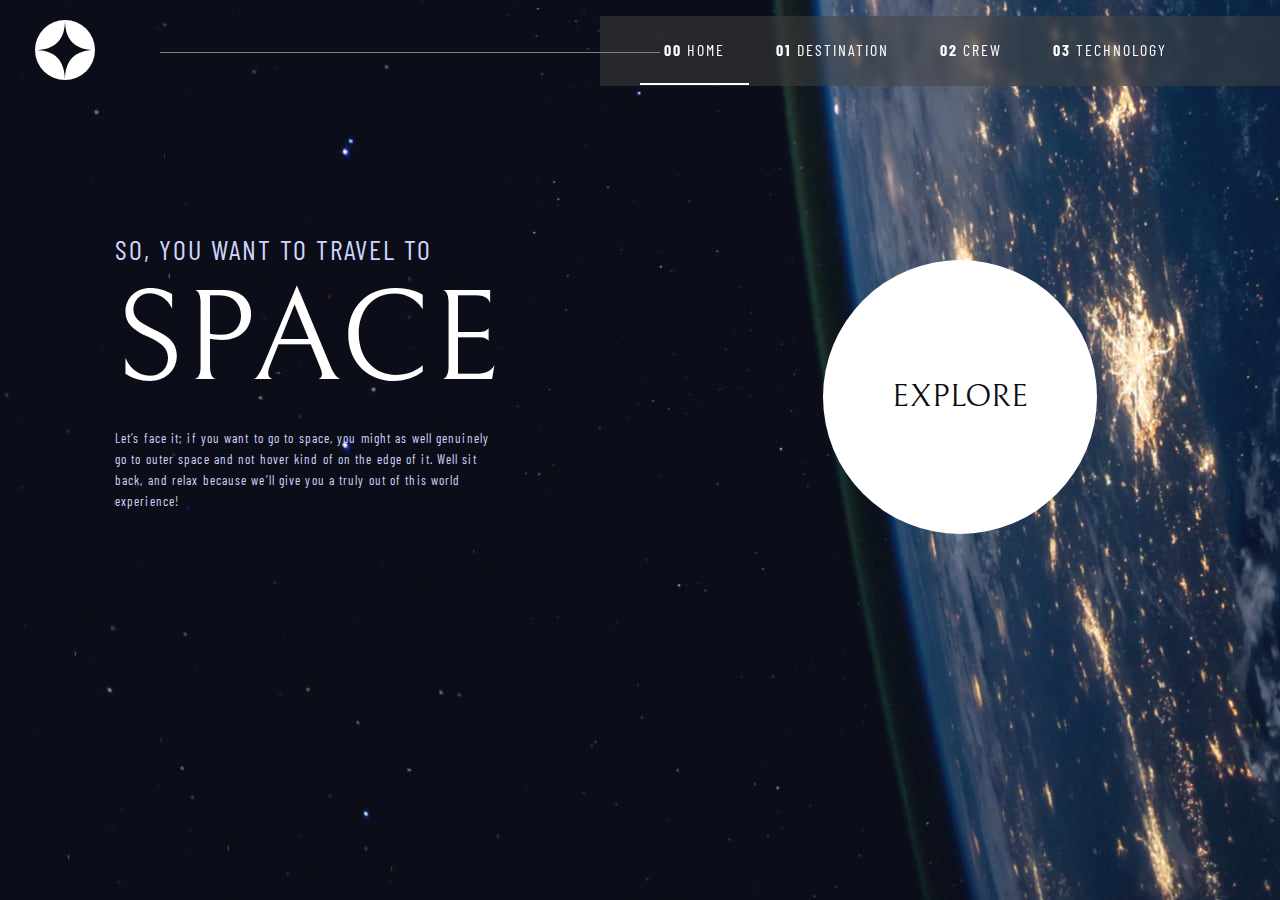
<file: starter-code/index.html>
<!DOCTYPE html>
<html lang="en">

<head>
  <meta charset="UTF-8">
  <meta name="viewport" content="width=device-width, initial-scale=1.0">
  <link rel="stylesheet" href="css/styles.css">
  <link rel="stylesheet" href="css/responsive-home.css">
  <link rel="stylesheet" href="css/responsive-technology.css">
  <link rel="icon" type="image/png" sizes="32x32" href="./assets/favicon-32x32.png">
  <title>Frontend Mentor | Space tourism website</title>
</head>

<body id="body-home">

  <nav id="menu">
    <div class="logo"><img src="assets/shared/logo.svg"></div>

    <div class="line"></div>

    <ul>
      <li class="menu_home"><a href="index.html"><b>00</b> Home</a></li>
      <li class="menu_destination"><a href="destination.html"><b>01</b> Destination</a></li>
      <li class="menu_crew"><a href="crew.html"><b>02</b> Crew</a></li>
      <li class="menu_technology"><a href="technology.html"><b>03</b> Technology</a></li>
    </ul>

    <div class="menu-button">
      <button type="button" id="buttonMenu"><img src="assets/shared/icon-hamburger.svg"></button>
    </div>

  </nav>

  <section id="content-home">

    <article class="article">
      <span class="span-home">So, you want to travel to</span>
      <h2 class="title">Space</h2>
      <p class="description">
        Let’s face it; if you want to go to space, you might as well genuinely go to
        outer space and not hover kind of on the edge of it. Well sit back, and relax
        because we’ll give you a truly out of this world experience!
      </p>
    </article>

    <div class="explore">
      <div class="hover-explore">
        <div class="text-explore">Explore</div>
      </div>
    </div>

  </section>

  <!-- MODAL MENU [responsive=475px]-->
  <div id="pre-modal">
    <div class="modal">
      <div class="button-group">
        <ul>
          <li class="menu_home"><a href="index.html"><b>00</b> Home</a></li>
          <li class="menu_destination"><a href="destination.html"><b>01</b> Destination</a></li>
          <li class="menu_crew"><a href="crew.html"><b>02</b> Crew</a></li>
          <li class="menu_technology"><a href="technology.html"><b>03</b> Technology</a></li>
        </ul>
      </div>
    </div>
  </div>
  <!-- MODAL MENU [responsive=475px]-->

  <script type="text/javascript" src="js/main.js"></script>

</body>

</html>
</file>
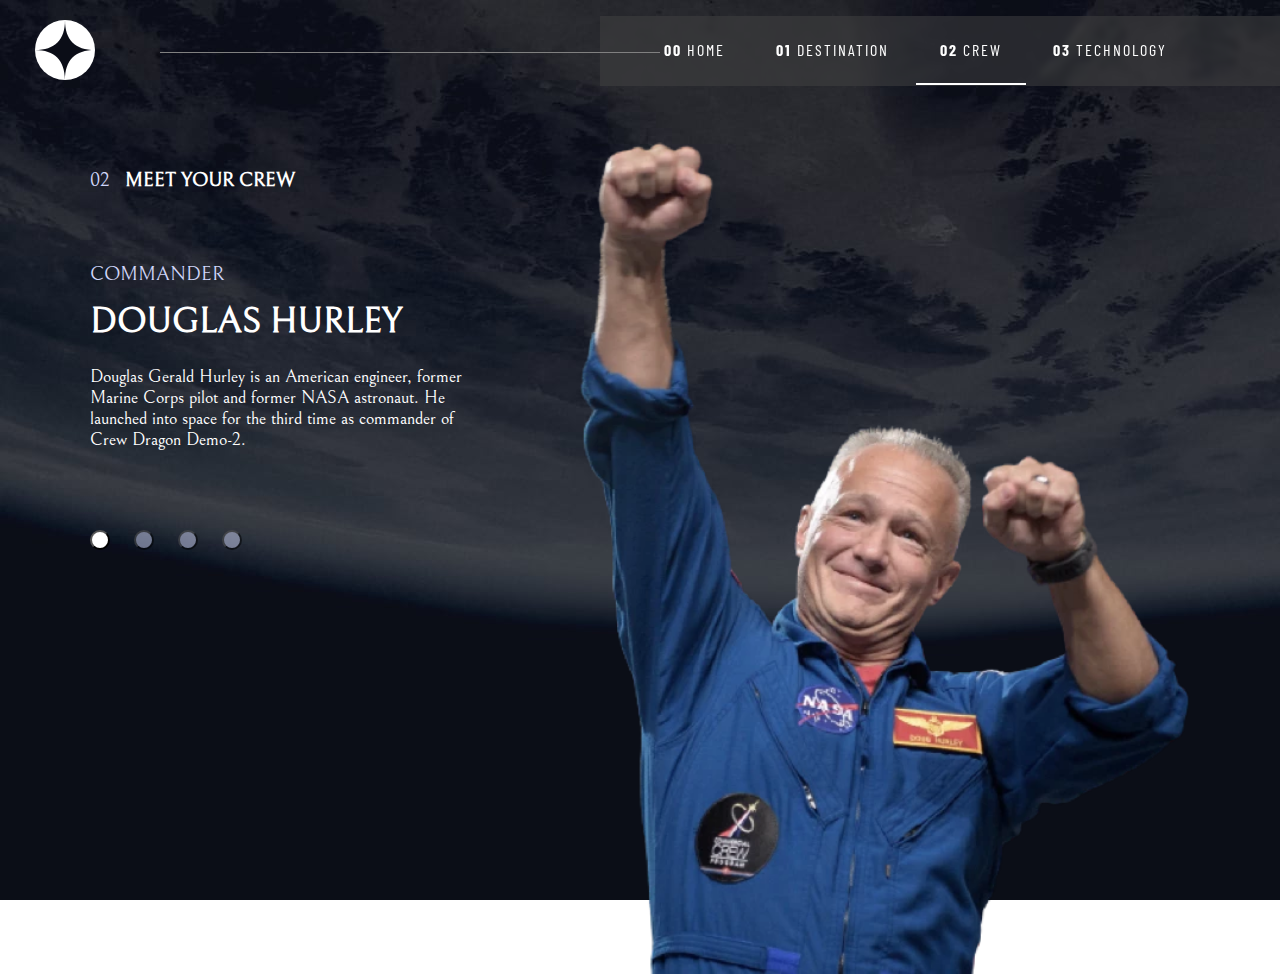
<file: starter-code/crew.html>
<!DOCTYPE html>
<html lang="es">

<head>
    <meta charset="UTF-8">
    <meta http-equiv="X-UA-Compatible" content="IE=edge">
    <meta name="viewport" content="width=device-width, initial-scale=1.0">
    <link rel="stylesheet" href="css/styles.css">
    <link rel="stylesheet" href="css/responsive-home.css">
    <link rel="stylesheet" href="css/crew.css">
    <link rel="stylesheet" href="css/responsive-crew.css">
    <title>Document</title>
</head>

<body id="body-crew">
<div class="principal">
    <nav id="menu">
        <div class="logo"><img src="assets/shared/logo.svg"></div>

        <div class="line"></div>

        <ul>
            <li class="menu_home"><a href="index.html"><b>00</b> Home</a></li>
            <li class="menu_destination"><a href="destination.html"><b>01</b> Destination</a></li>
            <li class="menu_crew"><a href="crew.html"><b>02</b> Crew</a></li>
            <li class="menu_technology"><a href="technology.html"><b>03</b> Technology</a></li>
        </ul>

        <div class="menu-button">
            <button type="button" id="buttonMenu"><img src="assets/shared/icon-hamburger.svg"></button>
        </div>

    </nav>

    <main class="contenedor">
        <div class="informacion">
            <div class="meet">
                <span class="meet__numero">02</span>
                <h2 class="meet__texto">MEET YOUR CREW</h2>
            </div>
            <div class="descripcion">
                <span id="text" class="descripcion__text">COMMANDER</span>
                <h1 id="titulo" class="descripcion__titulo">DOUGLAS HURLEY</h1>
                <p id="parrafo" class="descripcion__parrafo">Douglas Gerald Hurley is an American engineer, former Marine Corps pilot and former NASA astronaut. He launched into space for the third time as commander of Crew Dragon Demo-2.</p>
            </div>
            <div class="botones">
                <button id="boton1" class="boton activo"></button>
                <button id="boton2" class="boton"></button>
                <button id="boton3" class="boton"></button>
                <button id="boton4" class="boton"></button>
            </div>
        </div>
        <div class="imagen">
            <img id="imagen" class="imagen__nasa" src="./assets/crew/image-douglas-hurley.webp" alt="">
        </div>
    </main>
</div>

<!-- MODAL MENU [responsive=475px]-->
<div id="pre-modal">
    <div class="modal">
      <div class="button-group">
        <ul>
          <li class="menu_home"><a href="index.html"><b>00</b> Home</a></li>
          <li class="menu_destination"><a href="destination.html"><b>01</b> Destination</a></li>
          <li class="menu_crew"><a href="crew.html"><b>02</b> Crew</a></li>
          <li class="menu_technology"><a href="technology.html"><b>03</b> Technology</a></li>
        </ul>
      </div>
    </div>
  </div>
  <!-- MODAL MENU [responsive=475px]-->

<script type="text/javascript" src="js/crew.js"></script>
<script type="text/javascript" src="js/main.js"></script>
</body>

</html>
</file>
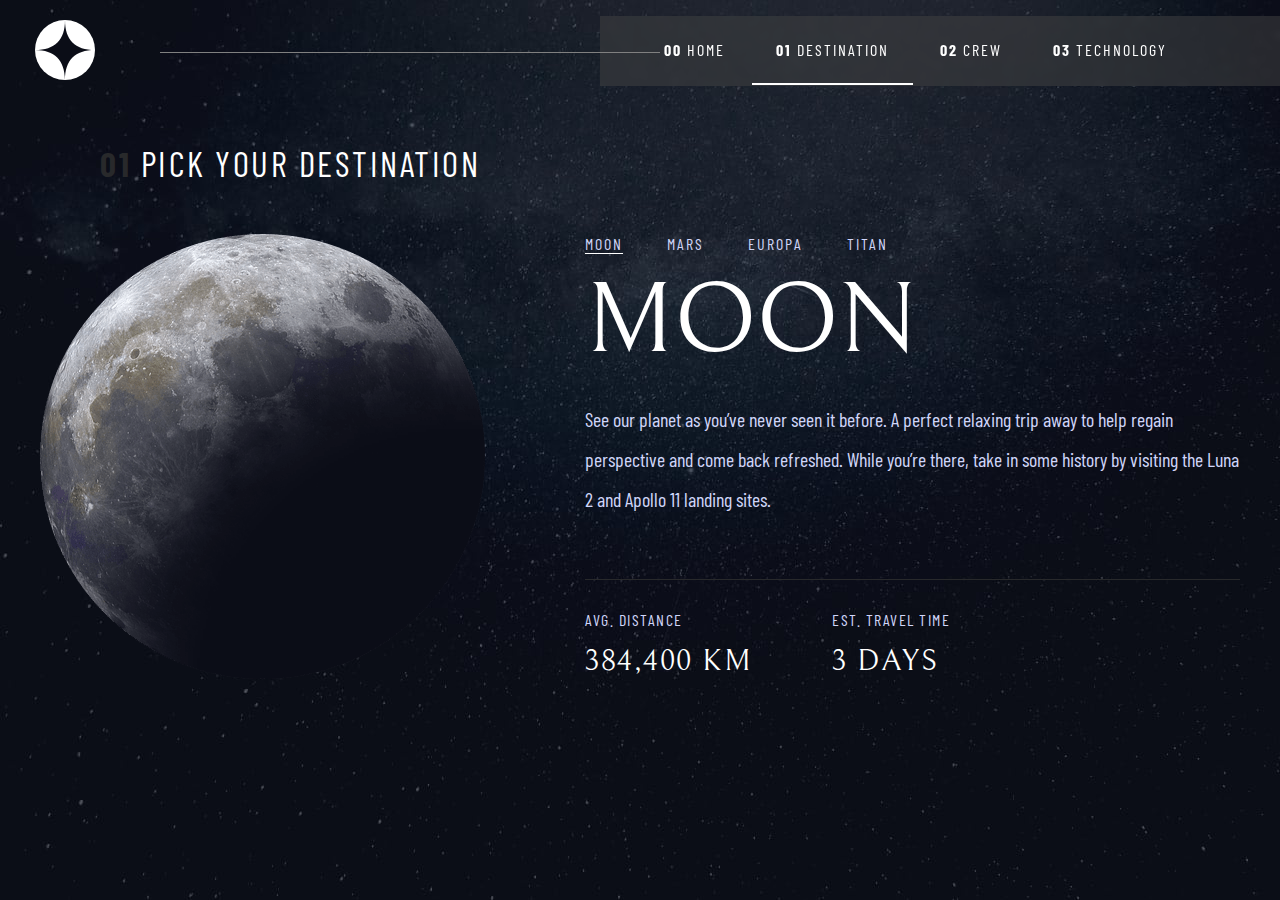
<file: starter-code/destination.html>
<!DOCTYPE html>
<html lang="en">

<head>
  <meta charset="UTF-8">
  <meta name="viewport" content="width=device-width, initial-scale=1.0">
  <link rel="stylesheet" href="css/styles.css">
  <link rel="stylesheet" href="css/destination.css">
  <link rel="stylesheet" href="css/responsive-home.css">
  <link rel="icon" type="image/png" sizes="32x32" href="./assets/favicon-32x32.png">

  <title>Frontend Mentor | Space tourism website</title>
</head>

<body id="body-destination">
  <nav id="menu">
    <div class="logo"><img src="assets/shared/logo.svg"></div>

    <div class="line"></div>

    <ul>
      <li class="menu_home"><a href="index.html"><b>00</b> Home</a></li>
      <li class="menu_destination"><a href="destination.html"><b>01</b> Destination</a></li>
      <li class="menu_crew"><a href="crew.html"><b>02</b> Crew</a></li>
      <li class="menu_technology"><a href="technology.html"><b>03</b> Technology</a></li>
    </ul>

    <div class="menu-button">
      <button type="button" id="buttonMenu"><img src="assets/shared/icon-hamburger.svg"></button>
    </div>

  </nav>

  <header>
    <h2 class="titulo"><span>01</span> Pick your destination</h2>
  </header>
  
  <div class="destino__contenedor">
    <div class="contenido__img">
      <img id="images" src="assets/destination/image-moon.png" alt="moon">
    </div>

    <main class="contenedorMain">
      <div class="nav__secundario">
        <nav class="contenedorMain__nav">
          <a id="moon" class="active__destino" href="#">Moon</a>
          <a id="mars" href="#">Mars</a>
          <a id="europa" href="#">Europa</a>
          <a id="titan" href="#">Titan</a>
        </nav>
      </div>
      <h1 id="name">Moon</h1>
      <div class="contenedorMain__parrafo">
        <p id="description">
          See our planet as you’ve never seen it before. A perfect relaxing trip away to help
          regain perspective and come back refreshed. While you’re there, take in some history
          by visiting the Luna 2 and Apollo 11 landing sites.
        </p>
      </div>
      <hr class="contenedorMain__linea">
      <section class="contenedorMain_info">
        <div>
          Avg. distance
          <div id="distance" class="info">384,400 km</div>
        </div>
        <div class="espacio">
          Est. travel time
          <div id="travel" class="info">3 days</div>
        </div>
      </section>
    </main>
  </div>

  <!-- MODAL MENU [responsive=475px]-->
  <div id="pre-modal">
    <div class="modal">
      <div class="button-group">
        <ul>
          <li class="menu_home"><a href="index.html"><b>00</b> Home</a></li>
          <li class="menu_destination"><a href="destination.html"><b>01</b> Destination</a></li>
          <li class="menu_crew"><a href="crew.html"><b>02</b> Crew</a></li>
          <li class="menu_technology"><a href="technology.html"><b>03</b> Technology</a></li>
        </ul>
      </div>
    </div>
  </div>
  <!-- MODAL MENU [responsive=475px]-->
  <script type="module" src="js/destination.js"></script>
  <script type="text/javascript" src="js/main.js"></script>

</body>

</html>
</file>
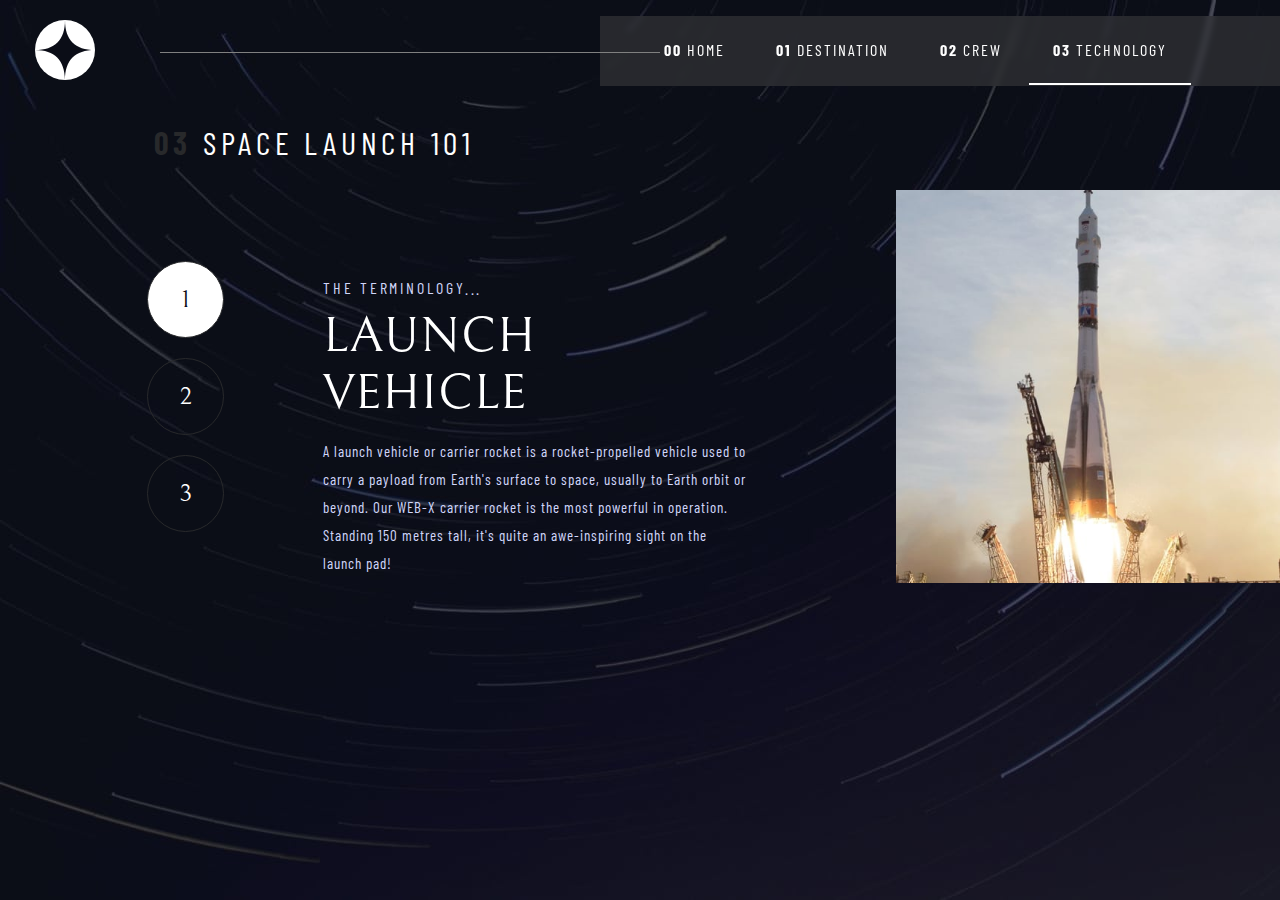
<file: starter-code/technology.html>
<!DOCTYPE html>
<html lang="en">

<head>
  <meta charset="UTF-8">
  <meta name="viewport" content="width=device-width, initial-scale=1.0">
  <link rel="stylesheet" href="css/styles.css">
  <link rel="stylesheet" href="css/responsive-home.css">
  <link rel="stylesheet" href="css/technology.css">
  <link rel="stylesheet" href="css/responsive-technology.css">
  <link rel="icon" type="image/png" sizes="32x32" href="./assets/favicon-32x32.png">
  <title>Frontend Mentor | Space tourism website</title>
</head>

<body id="body-technology">

  <nav id="menu">
    <div class="logo"><img src="assets/shared/logo.svg"></div>

    <div class="line"></div>

    <ul>
      <li class="menu_home"><a href="index.html"><b>00</b> Home</a></li>
      <li class="menu_destination"><a href="destination.html"><b>01</b> Destination</a></li>
      <li class="menu_crew"><a href="crew.html"><b>02</b> Crew</a></li>
      <li class="menu_technology"><a href="technology.html"><b>03</b> Technology</a></li>
    </ul>
    
    <div class="menu-button">
      <button type="button" id="buttonMenu"><img src="assets/shared/icon-hamburger.svg"></button>
    </div>

  </nav>

  <h1 class="title"><span>03</span> Space launch 101</h1>

  <section id="technologies">

    <article class="technology">

      <div class="pages">
        <ul>
          <li dataTech="0" class="buttonTech-1 active">1</li>
          <li dataTech="1" class="buttonTech-2">2</li>
          <li dataTech="2" class="buttonTech-3">3</li>
        </ul>
      </div>

      <div class="tech-info">
        <span>The terminology...</span>
        <h2 class="title-technology">Launch vehicle</h2>

        <p class="technology-description">
          A launch vehicle or carrier rocket is a rocket-propelled vehicle used to carry a
          payload from Earth's surface to space, usually to Earth orbit or beyond. Our
          WEB-X carrier rocket is the most powerful in operation. Standing 150 metres tall,
          it's quite an awe-inspiring sight on the launch pad!
        </p>
      </div>

      <div class="technology-image">
        <img src="">
      </div>

    </article>
  </section>

  <!-- MODAL MENU [responsive=475px]-->
  <div id="pre-modal">
    <div class="modal">
      <div class="button-group">
        <ul>
          <li class="menu_home"><a href="index.html"><b>00</b> Home</a></li>
          <li class="menu_destination"><a href="destination.html"><b>01</b> Destination</a></li>
          <li class="menu_crew"><a href="crew.html"><b>02</b> Crew</a></li>
          <li class="menu_technology"><a href="technology.html"><b>03</b> Technology</a></li>
        </ul>
      </div>
    </div>
  </div>
  <!-- MODAL MENU [responsive=475px]-->


  <script type="text/javascript" src="js/main.js"></script>
  <script type="text/javascript" src="js/technology.js"></script>
</body>

</html>
</file>
<file: starter-code/css/styles.css>
@import url("https://fonts.googleapis.com/css2?family=Barlow+Condensed&display=swap");
@font-face {
    font-family: 'Bellefair';
    font-style: normal;
    font-weight: 400;
    src: url('fonts/Bellefair-Regular.otf');
}
:root{
    --negro: #0B0D17;
    --moradito: #D0D6F9;
    --blanco: #FFFFFF;
    --gris: #28292b;
}

html{
    font-size: 62.5%;
    box-sizing: border-box;
}
body{
    font-size: 16px;
    margin: 0;
    padding: 0;
    font-family: 'Bellefair', serif;
    color: var(--blanco);
    background-repeat: no-repeat;
    background-size: cover;
    background-attachment: fixed;
    height: 100vh;
}
a, a:visited { 
    color: var(--blanco);
}

#body-home {
    background-image: url('../assets/home/background-home-desktop.jpg');
}


/** Menu */
#menu {
    display: flex;
    justify-content: space-between;
    font-family: 'Barlow Condensed', sans-serif;
}

#menu .logo {
    width: 60px;
    height: 60px;
    margin-left: 35px;
    margin-top: 20px;
}

#menu .logo img {
    width: inherit;
}

#menu ul {
    background-color: rgba(67, 67, 67, 0.509);
    backdrop-filter: blur(3px);
    width: 50%;
    height: 70px;
}

#menu ul li {
    display: inline-block;
    list-style: none;
    text-transform: uppercase;
    padding: 2.4rem;
    color: var(--blanco);
    font-size: 16px;
    letter-spacing: 2px;
    
}

#menu ul li a {
    text-decoration: none;
}

#menu ul .active{
    border-bottom: 2px solid var(--blanco);
}
#pre-modal .modal .button-group ul .active {
    border-right: 3px solid var(--blanco);
}

.line {
    width: 500px;
    height: 0.1px;
    background-color: grey;
    margin-top: 52px;
    margin-left: 160px;
    position: absolute;
    z-index: 1;
}

#menu .menu-button {
    display: none;
    z-index: 1;
}

#content-home {
    display: flex;
    justify-content: center;
    gap: 20%;
    margin-top: 130px;
}

#content-home .article {
    width: 30%;
    color: #fff;
}

#content-home .explore {
    margin-top: -40px;
}

#content-home .hover-explore { 
    width: 410px;
    height: 410px;
    border-radius: 50%;

    display: flex;
    align-items: center;
    justify-content: center;
    transition: all 500ms;
}

#content-home .hover-explore:hover {
    background-color: rgb(124 124 124 / 32%);
}

#content-home .text-explore:hover {
    cursor: pointer;
}

#content-home .explore .text-explore {
    background-color: #fff;
    width: 274px;
    height: 274px;
    text-transform: uppercase;
    font-family: 'Bellefair';
    border-radius: 50%;
    text-align: center;
    line-height: 274px;
    font-size: 32px;
    color: var(--negro);
}

#content-home .span-home {
    font-family: 'Barlow Condensed', sans-serif;
    text-transform: uppercase;
    font-size: 28px;
    letter-spacing: 2px;
    color: var(--moradito);
}

#content-home .title {
    font-family: 'Bellefair';
    font-size: 130px;
    text-transform: uppercase;
    margin: 0px;
    font-weight: 400;
}

#content-home .description {
    font-family: 'Barlow Condensed';
    font-size: 13px;
    font-weight: 400;
    letter-spacing: 1.1px;
    color: var(--moradito);
    line-height: 21px;
}
</file>
<file: starter-code/css/responsive-home.css>
#pre-modal {
    background-color: rgba(67, 67, 67, 0.509);
    backdrop-filter: blur(20px);
    top: 0;
    right: 0;
    position: absolute;
    height: 100vh;
    width: 60%;
    display: none;
}
.modal {
    width: 100%;
}
.modal .button-group {
    margin-top: 160px;
}
.modal .button-group ul {
    display: flex;
    flex-direction: column;
    gap: 35px;
    color: #fff;
    list-style: none;
    text-transform: uppercase;
}
.modal .button-group ul li {
    height: 35px;
    line-height: 35px;
}
.modal .button-group ul li a {
    text-decoration: none;
    font-family: 'Barlow Condensed';
    font-size: 19px;
    letter-spacing: 2.5px;
}




@media (max-width: 768px) {
    #body-home {
        background-image: url('../assets/home/background-home-tablet.jpg') !important;
    }

    #menu .logo {
        margin-left: 30px;
    }

    .line {
        display: none;
    }

    #menu ul {
        width: 53%;
        height: 100px;
        line-height: 66px;
        margin-top: 0px;
        margin-bottom: 0px;
    }

    #menu ul .active {
        border-bottom: 2px solid #fff;
    }

    #menu ul li {
        padding: 1.6rem;
    }

    #menu ul li a b {
        display: none;
    }

    #content-home {
        width: 80%;
        flex-direction: column;
        align-items: center;
        margin: 120px auto;
        margin-bottom: 0px;
        text-align: center;
    }

    #content-home .article {
        width: 70%;
    }

    #content-home .article .title {
        font-size: 140px;
        margin-top: 10px;
    }

    #content-home .article .description {
        font-size: 16px;
        line-height: 25px;
    }

    #content-home .explore {
        margin-top: 50px;
    }
}


@media (max-width: 425px) and (min-width: 375px) {

    #body-home {
        background-image: url('../assets/home/background-home-mobile.jpg') !important;
    }

    #menu .logo {
        height: 40px;
        width: 40px;
        margin-top: 26px;
        margin-left: 30px;
    }

    #menu ul {
        display: none;
    }

    #menu .menu-button {
        display: block;
    }

    #menu .menu-button button {
        border: 0px;
        margin-top: 34px;
        margin-right: 15px;
        background: transparent;
    }

    #menu .menu-button button img {
        width: 25px;
    }

    #content-home .article {
        width: 100%;
    }

    #content-home .article .span-home {
        font-size: 16px;
    }

    #content-home .article .title {
        font-size: 80px;
    }

    #content-home .article .description {
        font-size: 15px;
        /* line-height: 10px; */
    }

    #content-home .hover-explore {
        width: 170px;
        height: 170px;
    }

    #content-home .hover-explore .text-explore {
        width: 170px;
        height: 170px;
        line-height: 173px;
        font-size: 20px;
    }

}
</file>
<file: starter-code/css/responsive-technology.css>
@media (max-width: 768px) {
    #body-technology {
        background-image: url('../assets/technology/background-technology-tablet.jpg');
    }

    .title {
        margin-top: 40px;
        margin-left: 25px;
        margin-bottom: 80px;
    }

    #technologies {
        width: 100%;
    }

    #technologies .technology .pages {
        width: 100%;
        margin-top: 45px;
    }

    #technologies .technology .pages ul {
        flex-direction: row;
    }

    #technologies .technology {
        display: flex;
        flex-direction: column;
        width: 100%;
        height: auto;
    }

    #technologies .technology .pages {
        order: 2;
    }

    #technologies .technology .tech-info {
        order: 3;
        width: 100%;
        text-align: center;
        margin-top: 50px;
        padding: 0px 150px;
    }

    #technologies .technology .technology-image {
        order: 1;
        position: unset;
        width: 100%;
    }

}

@media (max-width: 425px) {
    #body-technology {
        background-image: url('../assets/technology/background-technology-mobile.jpg');
    }

    .title {
        text-align: center;
        font-size: 25px;
        margin-bottom: 40px;
    }

    #technologies .technology .pages {
        margin-top: 30px;
    }

    #technologies .technology .pages ul li {
        width: 60px;
        height: 60px;
        line-height: 60px;
        font-size: 25px;
    }

    #technologies .technology .tech-info {
        padding: 0px 50px;
    }

    #technologies .technology .tech-info .title-technology {
        font-size: 30px;
    }

    #technologies .technology .tech-info .technology-description {
        font-size: 13px;
    }


}
</file>
<file: starter-code/css/crew.css>
/** CREW */
#body-crew {
    background-image: url('../assets/crew/background-crew-desktop.jpg');
}


.principal{
    min-height: 100%;
}

/** Contenido */

img{
    overflow: hidden;
}
.contenedor{
    width: 1100px;
    margin: 40px auto;
    display: flex;
}

.informacion{
    width: 80%;
    margin: 10px auto;
}

.meet{
    display: flex;
    align-items: center;
}

.meet__numero{
    font-size: 2rem;
    color: var(--moradito);
}

.meet__texto{
    font-size: 2rem;
    padding-left: 15px;
    color: var(--blanco);
}

.descripcion{
    margin-top: 55px;
    width: 90%;
}

.descripcion__text{
    font-size: 2rem;
    color: var(--moradito);
}

.descripcion__titulo{
    margin-top: 15px;
    color: var(--blanco);
    font-size: 3.6rem;
}

.descripcion__parrafo{
    width: 400px;
    color: var(--blanco);
    font-size: 1.8rem;
}

.botones{
    margin-top: 80px;
}

.boton{
    width: 20px;
    height: 20px;
    margin-right: 20px;
    border-radius: 100%;
    background-color: var(--moradito);
    opacity: 0.5;
    cursor: pointer;
}
.activo{
    background-color: #fff;
    opacity: 1;
}

.imagen{
    width: 100%;
    display: flex;
    align-items: center;
    justify-content: center;
}

.imagen__nasa{
    width: 100%;
}
</file>
<file: starter-code/css/responsive-crew.css>
@media screen and (max-width: 768px) {
    .contenedor{
        flex-direction: column;
    }

    .descripcion__parrafo{
        width: 500px;
    }

    .imagen{
        width: 80%;
        height: 100%;
        margin: auto;
        text-align: center;
    }

    .imagen__nasa{
        width: 500px;
        padding-right: 300px;
    }
}

@media screen and (max-width: 425px) {
    .contenedor{
        width: 90%;
    }

    .descripcion__parrafo{
        width: 300px;
    }

    .imagen{
        width: 600px
    }
}
</file>
<file: starter-code/css/destination.css>
#body-destination {
    background: url("../assets/destination/background-destination-desktop.jpg");
    color: var(--blanco);
    background-repeat: no-repeat;
    background-size: cover;
    background-attachment: fixed;
}

.titulo{
    margin: 4rem 10rem 0 ;
    font-weight: 400;
    font-size: 3.5rem;
    text-transform: uppercase;
    
    font-family: 'Barlow Condensed';
    letter-spacing: 2.5px;
}

.titulo span{
    color: var(--gris);
    font-weight: bold;
}
.destino__contenedor{
    display: flex;
    max-width: 120rem;
    margin: 5rem auto;
    gap: 10rem;
}
.contenedorMain__nav a{
    text-decoration: none;
    color: var(--blanco);
    font-weight: 500;
    margin-right: 4rem;
    text-transform: uppercase;

    font-family: 'Barlow Condensed';
    font-weight: 400;
    color: #D0D6F9;
    letter-spacing: 2px;
}
.active__destino{
    border-bottom: 1.5px solid var(--blanco);
}
.contenedorMain h1{
    font-size: 10rem;
    font-weight: 400;
    margin-top: 1rem;
    margin-bottom: 0;
    text-transform: uppercase;
    /* border: 1px solid; */

}
.contenedorMain__parrafo{
    line-height: 2;
    font-family: 'Barlow Condensed';
    font-weight: 400;
    color: #D0D6F9;
    font-size: 20px;
}
.contenedorMain__linea{
    height: .1rem;
    background-color: var(--gris);
    border: none;
    margin-top: 6rem;
}
.contenedorMain_info{
    display: flex;
    margin-top: 3rem;
    font-family: 'Barlow Condensed';
    text-transform: uppercase;
    letter-spacing: 1.5px;
    color: #D0D6F9;
}
.info{
    font-size: 3rem;
    font-weight: 400;
    margin-top: 1.5rem;

    font-family: 'Bellefair';
    color: #fff;;
}
.espacio{
    margin-left: 8rem;
}


@media (max-width: 768px) {
    #body-destination {
        background: url("../assets/destination/background-destination-tablet.jpg");
        color: var(--blanco);
        background-repeat: no-repeat;
        background-size: cover;
        background-attachment: fixed;
    }
    .titulo{
        margin: 4rem 0 0 3rem ;
        font-weight: 400;
        font-size: 2.3rem;
        text-transform: uppercase;
        
    }
    .destino__contenedor{
        display: flex;
        flex-direction: column;
        align-items: center;
        gap: 6rem;
    }
    .contenido__img img{
        margin-top: 2rem;
    }
    .contenedorMain{
        display: flex;
        flex-direction: column;
        align-items: center;
    }
    .contenedorMain h1{
        margin-top: 3rem;
    
    }
    .contenedorMain__parrafo{
        line-height: 2;
        width: 75%;
        margin-top: 0;
        text-align: center;
    }
    .contenedorMain__linea{
        width: 80%;
        height: .1rem;
        background-color: var(--gris);
        border: none;
        margin-top: 6rem;
    }
    .contenedorMain_info{
        display: flex;
        margin: 3rem 0;
        column-gap: 10rem;
        
    }
}

@media (max-width: 475px) and (min-width: 375px) {
    #body-destination {
        background: url("../assets/destination/background-destination-mobile.jpg");
        color: var(--blanco);
        background-repeat: no-repeat;
        background-size: cover;
        background-attachment: fixed;
    }
    .titulo{
        text-align: center;
        font-weight: 400;
        font-size: 2rem;
        text-transform: uppercase;
        
    }
    .destino__contenedor{
        display: flex;
        flex-direction: column;
        align-items: center;
        gap: 3rem;
        margin-top: 4rem;
    }
     .contenido__img img{
        width: 23rem;
        margin-top: 0;
    }
    .contenedorMain{
        display: flex;
        flex-direction: column;
        align-items: center;
    }
    .contenedorMain__nav{
        display: flex;
        align-items: center;
        gap: 3rem; 
    }
    .contenedorMain__nav a{
        text-decoration: none;
        color: var(--blanco);
        font-weight: 400;
        margin-right: 0;
        text-transform: uppercase;
    }
    .contenedorMain h1{
        margin-top: 3rem;
        font-size: 8rem;
    
    }
    .contenedorMain__parrafo{
        line-height: 2;
        width: 90%;
        margin-top: 0;
        text-align: center;
    }
    .contenedorMain__linea{
        width: 90%;
        height: .1rem;
        background-color: var(--gris);
        border: none;
        margin-top: 1rem;
    }
   .contenedorMain_info{
    text-align: center;
        display: flex;
        flex-direction: column;
        align-items: center;
        margin:  0;
        gap: 3rem;
    }
    .espacio{
        margin-left: 0;
    }
}
</file>
<file: starter-code/css/technology.css>
/** TECHNOLOGY */
#body-technology {
    background-image: url('../assets/technology/background-technology-desktop.jpg');
}
.title {
    font-family: 'Barlow Condensed';
    font-weight: 400;
    text-transform: uppercase;
    color: var(--blanco);
    letter-spacing: 4.75px;
    margin-left: 12%;
    margin-bottom: 7%;
}

.title span {
    color: var(--gris);
    font-weight: bold;
}

#technologies .technology {
    display: flex;
    width: 90%;
    height: 290px;
    float: right;
}

#technologies .technology .pages {
    width: 10%;
    height: inherit;
    font-family: 'Bellefair';
    
}

#technologies .technology .pages ul {
    list-style: none;
    margin: 0px;
    padding: 0px;
    
    height: inherit;
    display: flex;
    flex-direction: column;
    justify-content: center;
    align-items: center;
    gap: 20px;
}
#technologies .technology .pages ul li:hover {
    border: 1px solid var(--moradito);
}

#technologies .active {
    background-color: var(--blanco) !important;
    color: var(--negro) !important;
    transition: all 700ms;
}

#technologies .technology .pages ul li {
    width: 75px;
    height: 75px;
    border-radius: 50%;
    text-align: center;
    line-height: 75px;
    font-size: 25px;
    color: var(--blanco);
    border: 1px solid var(--gris);
    cursor: pointer;
}

#technologies .technology .tech-info {
    width: 56%;
    height: inherit;
    box-sizing: border-box; 
    padding: 27px 140px 32px 80px;
    color: var(--blanco);
}

#technologies .technology .tech-info span {
    font-family: 'Barlow Condensed';
    text-transform: uppercase;
    letter-spacing: 2.9px;
    color: var(--moradito);
}

#technologies .technology .tech-info .title-technology {
    font-family: 'Bellefair';
    text-transform: uppercase;
    font-size: 50px;
    font-weight: 400;
    margin-top: 10px;
    margin-bottom: 10px;
    letter-spacing: 1px;
}

#technologies .technology .tech-info .technology-description {
    font-family: 'Barlow Condensed';
    font-size: 15px;
    font-weight: 400;
    letter-spacing: 1px;
    line-height: 28px;
    color: var(--moradito);
}

#technologies .technology .technology-image { 
    width: 30%;
    position: absolute;
    right: 0px;
    top: 190px;
}
#technologies .technology .technology-image img {
    width: 100%;
}
</file>
